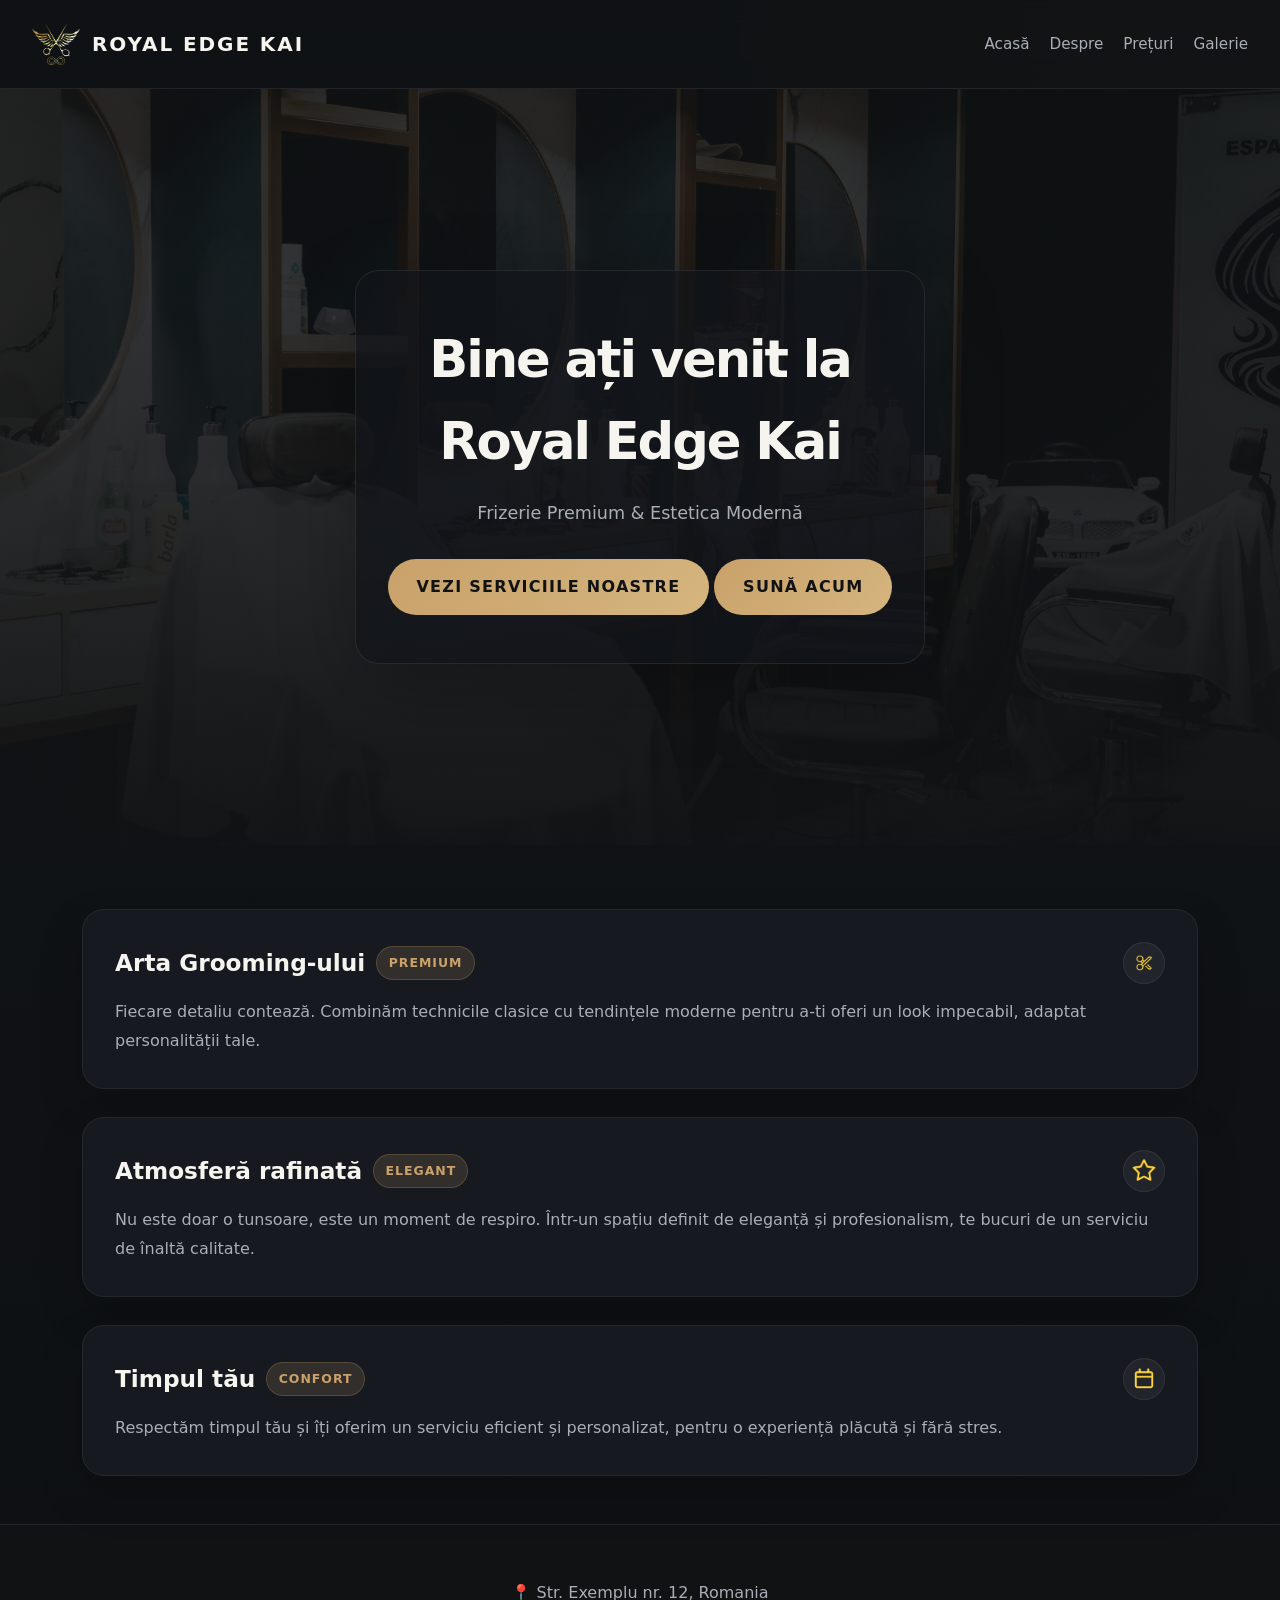
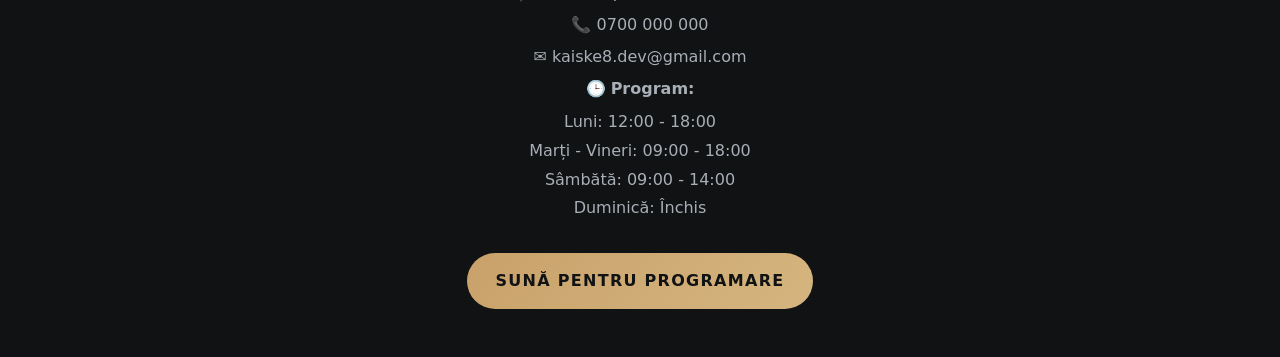
<file: index.html>
<!DOCTYPE html>
<html lang="ro">
<head>
    <meta charset="UTF-8">
    <meta name="viewport" content="width=device-width, initial-scale=1.0">
    <title>Kaiske8 | Royal Edge Kai</title>
    <link rel="icon" href="Assets/Favicon.png" type="image/png">
    <link rel="shortcut icon" href="Assets/Favicon.png" type="image/png">
    <link rel="stylesheet" href="style.css">
</head>
<body>
    <nav class="navbar">
        <div class="logo"><a href="index.html"><img src="Assets/Logo.png" alt="Royal Edge Kai" class="Logo-img"> Royal Edge Kai</a></div>
        <ul class="nav-links">
            <li><a href="index.html">Acasă</a></li>
            <li><a href="despre.html">Despre</a></li>
            <li><a href="preturi.html">Prețuri</a></li>
            <li><a href="galerie.html">Galerie</a></li>
        </ul>
    </nav>

    <header class="hero">
        <div class="hero-content">
            <h1>Bine ați venit la <br>Royal Edge Kai</h1>
            <p>Frizerie Premium & Estetica Modernă</p>
            <a href="#servicii" class="btn">Vezi Serviciile Noastre</a>
            <a href="tel:+40700000000" class="btn">Sună Acum</a>
        </div>
    </header>

    <main>
        <section id="servicii" class="services">
            <div class="card">
                <div class="card-title">
                    <div class="title-group">
                        <h2>Arta Grooming-ului</h2>
                        <span class="pill">Premium</span>
                    </div>
                    <img src="Assets/Scissors.png" alt="Arta Grooming-ului" class="icon">
                </div>
                <p>Fiecare detaliu contează. Combinăm technicile clasice cu tendințele moderne pentru a-ti oferi un look impecabil, adaptat personalității tale.</p>
            </div>
            <div class="card">
                <div class="card-title">
                    <div class="title-group">
                        <h2>Atmosferă rafinată</h2>
                        <span class="pill">Elegant</span>
                    </div>
                    <img src="Assets/Star.png" alt="Atmosferă rafinată" class="icon">
                </div>
                <p>Nu este doar o tunsoare, este un moment de respiro. Într-un spațiu definit de eleganță și profesionalism, te bucuri de un serviciu de înaltă calitate.</p>
            </div>
            <div class="card">
                <div class="card-title">
                    <div class="title-group">
                        <h2>Timpul tău</h2>
                        <span class="pill">Confort</span>
                    </div>
                    <img src="Assets/Calendar.png" alt="Timpul tău" class="icon">
                </div>
                <p>Respectăm timpul tău și îți oferim un serviciu eficient și personalizat, pentru o experiență plăcută și fără stres.</p>
            </div>
        </section>
    </main>
    
   <footer class="site-footer">
    <div class="footer-content">
    <p>📍 Str. Exemplu nr. 12, Romania</p>
    <p>📞 <a href="tel:+40700000000">0700 000 000</a></p>
    <p>✉️ <a href="mailto:kaiske8.dev@gmail.com">kaiske8.dev@gmail.com</a></p>
    <p>🕒 <strong>Program:</strong></p>
<ul class="hours-list">
    <li>Luni: 12:00 - 18:00</li>
    <li>Marți - Vineri: 09:00 - 18:00</li>
    <li>Sâmbătă: 09:00 - 14:00</li>
    <li>Duminică: Închis</li>
</ul>
        <a href="tel:+40700000000" class="btn">Sună pentru programare</a>
    </div>
</footer>
</body>
</html>
</file>
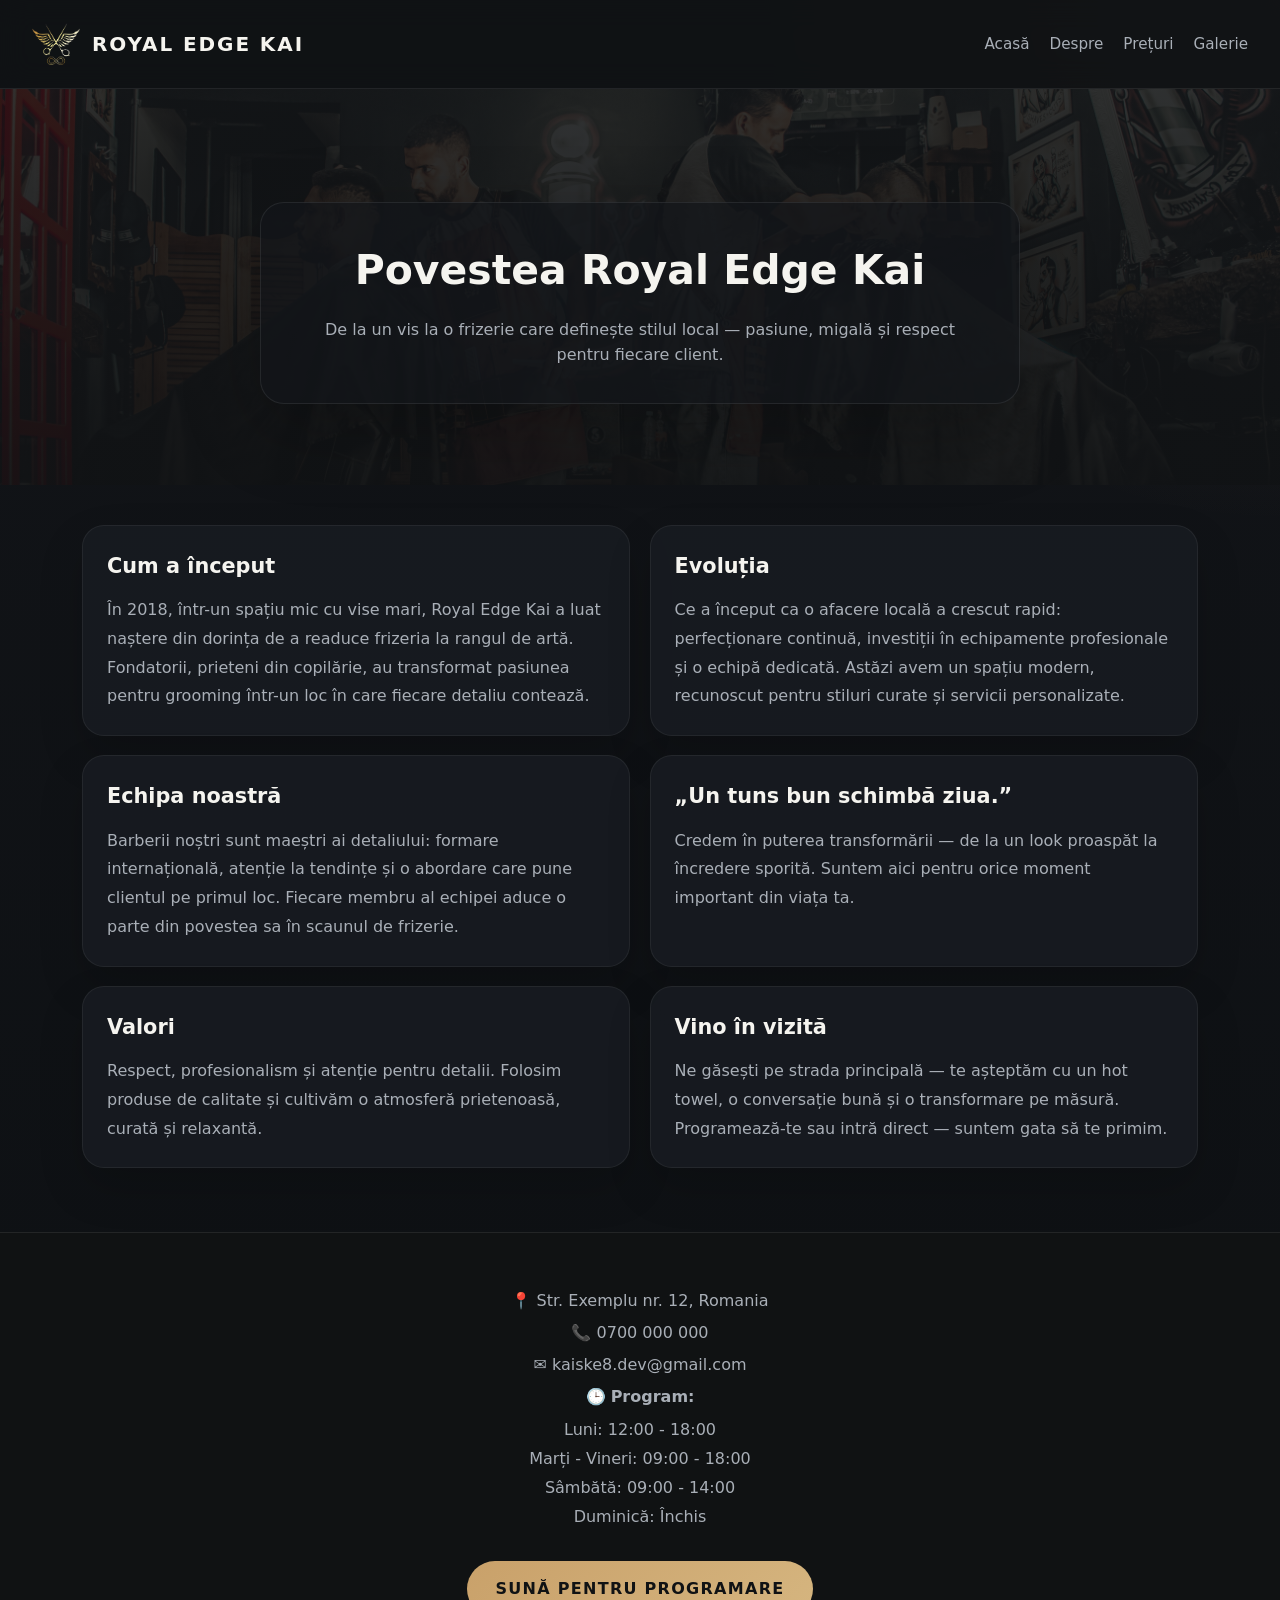
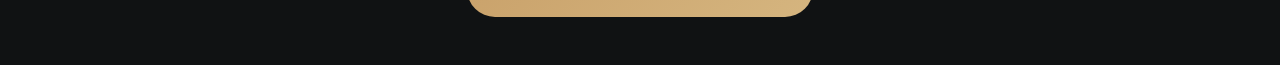
<file: despre.html>
<!DOCTYPE html>
<html lang="ro">
<head>
    <meta charset="UTF-8">
    <meta name="viewport" content="width=device-width, initial-scale=1.0">
    <title>Despre | Royal Edge Kai</title>
    <link rel="icon" href="Assets/Favicon.png" type="image/png">
    <link rel="stylesheet" href="style.css">
</head>
<body>
    <nav class="navbar">
        <div class="logo"><a href="index.html"><img src="Assets/Logo.png" alt="Royal Edge Kai" class="Logo-img"> Royal Edge Kai</a></div>
        <ul class="nav-links">
            <li><a href="index.html">Acasă</a></li>
            <li><a href="despre.html">Despre</a></li>
            <li><a href="preturi.html">Prețuri</a></li>
            <li><a href="galerie.html">Galerie</a></li>
        </ul>
    </nav>

    <header class="page-hero" style="background-image: linear-gradient(180deg, rgba(16,18,20,.86) 0%, rgba(16,18,20,.96) 100%), url('Assets/Despre.jpg');">
        <div class="page-hero-content">
            <h1>Povestea Royal Edge Kai</h1>
            <p>De la un vis la o frizerie care definește stilul local — pasiune, migală și respect pentru fiecare client.</p>
        </div>
    </header>

    <main class="page-main">
        <section class="page-grid">
            <article class="info-card">
                <h2>Cum a început</h2>
                <p>În 2018, într-un spațiu mic cu vise mari, Royal Edge Kai a luat naștere din dorința de a readuce frizeria la rangul de artă. Fondatorii, prieteni din copilărie, au transformat pasiunea pentru grooming într-un loc în care fiecare detaliu contează.</p>
            </article>

            <article class="info-card">
                <h2>Evoluția</h2>
                <p>Ce a început ca o afacere locală a crescut rapid: perfecționare continuă, investiții în echipamente profesionale și o echipă dedicată. Astăzi avem un spațiu modern, recunoscut pentru stiluri curate și servicii personalizate.</p>
            </article>

            <article class="info-card">
                <h2>Echipa noastră</h2>
                <p>Barberii noștri sunt maeștri ai detaliului: formare internațională, atenție la tendințe și o abordare care pune clientul pe primul loc. Fiecare membru al echipei aduce o parte din povestea sa în scaunul de frizerie.</p>
            </article>

            <article class="quote-card">
                <h2>„Un tuns bun schimbă ziua.”</h2>
                <p>Credem în puterea transformării — de la un look proaspăt la încredere sporită. Suntem aici pentru orice moment important din viața ta.</p>
            </article>

            <article class="info-card">
                <h2>Valori</h2>
                <p>Respect, profesionalism și atenție pentru detalii. Folosim produse de calitate și cultivăm o atmosferă prietenoasă, curată și relaxantă.</p>
            </article>

            <article class="info-card">
                <h2>Vino în vizită</h2>
                <p>Ne găsești pe strada principală — te așteptăm cu un hot towel, o conversație bună și o transformare pe măsură. Programează-te sau intră direct — suntem gata să te primim.</p>
            </article>

        </section>
    </main>
    
   <footer class="site-footer">
    <div class="footer-content">
   <p>📍 Str. Exemplu nr. 12, Romania</p>
    <p>📞 <a href="tel:+40700000000">0700 000 000</a></p>
    <p>✉️ <a href="mailto:kaiske8.dev@gmail.com">kaiske8.dev@gmail.com</a></p>
    <p>🕒 <strong>Program:</strong></p>
<ul class="hours-list">
    <li>Luni: 12:00 - 18:00</li>
    <li>Marți - Vineri: 09:00 - 18:00</li>
    <li>Sâmbătă: 09:00 - 14:00</li>
    <li>Duminică: Închis</li>
</ul>
        <a href="tel:+40700000000" class="btn">Sună pentru programare</a>
    </div>
</footer>
</body>
</html>
</file>
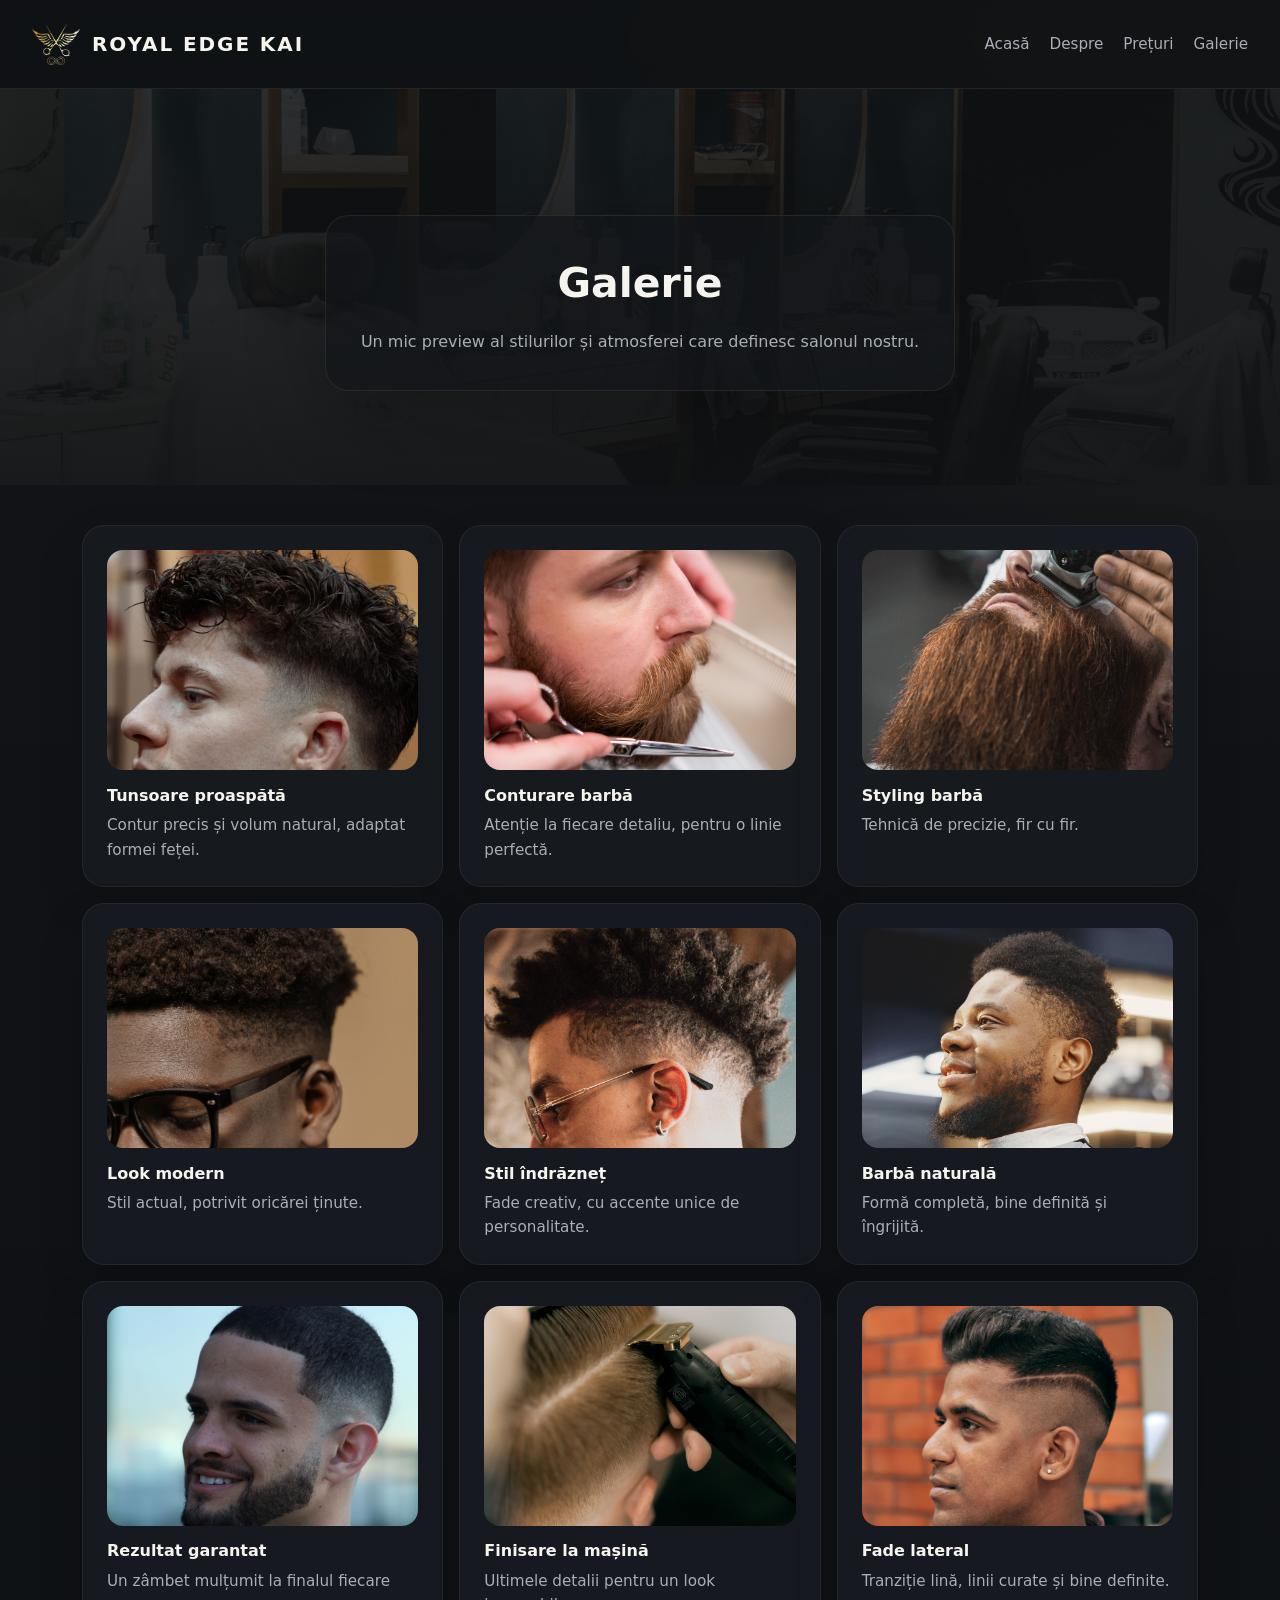
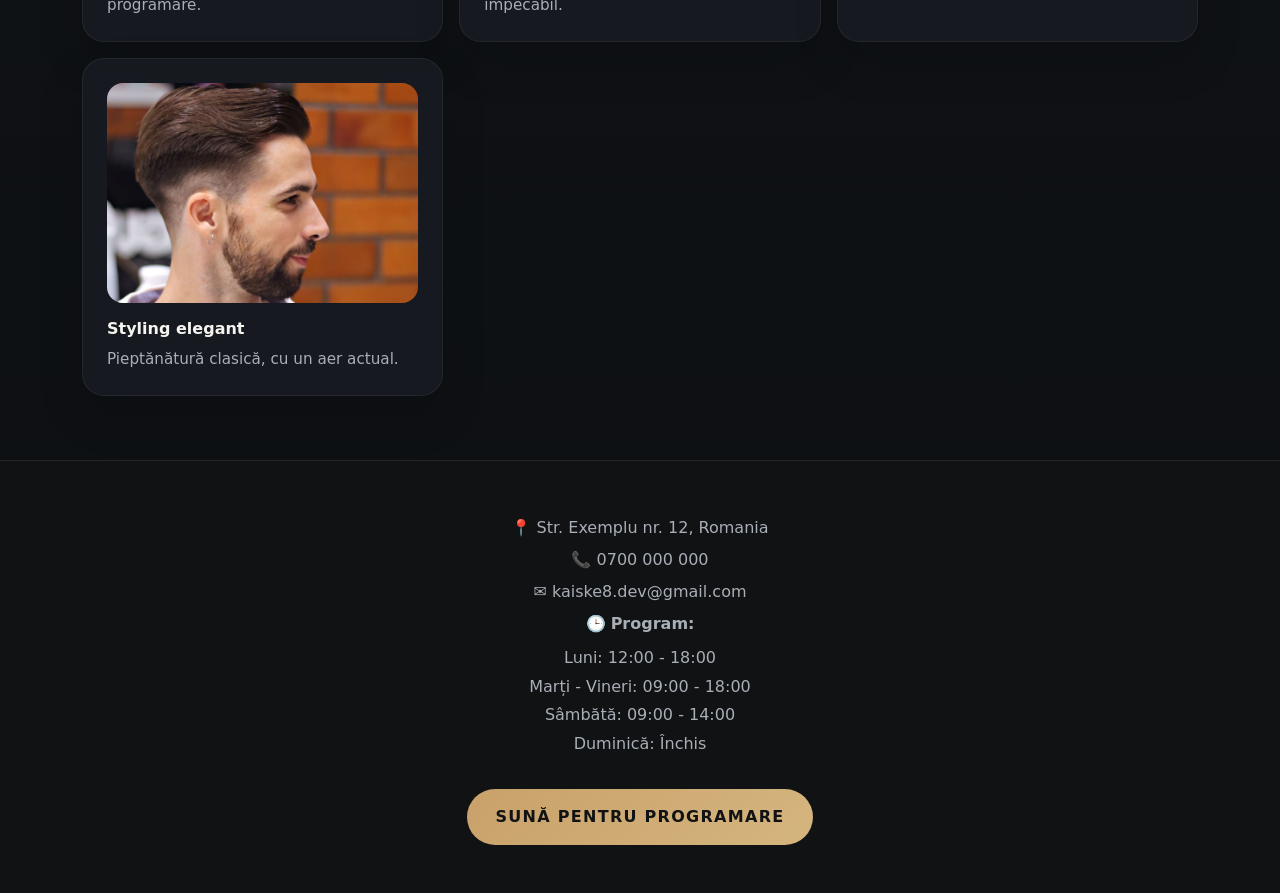
<file: galerie.html>
<!DOCTYPE html>
<html lang="ro">
<head>
    <meta charset="UTF-8">
    <meta name="viewport" content="width=device-width, initial-scale=1.0">
    <title>Galerie | Royal Edge Kai</title>
    <link rel="icon" href="Assets/Favicon.png" type="image/png">
    <link rel="stylesheet" href="style.css">
</head>
<body>
   <nav class="navbar">
        <div class="logo"><a href="index.html"><img src="Assets/Logo.png" alt="Royal Edge Kai" class="Logo-img"> Royal Edge Kai</a></div>
        <ul class="nav-links">
            <li><a href="index.html">Acasă</a></li>
            <li><a href="despre.html">Despre</a></li>
            <li><a href="preturi.html">Prețuri</a></li>
            <li><a href="galerie.html">Galerie</a></li>
        </ul>
    </nav>

    <header class="page-hero" style="background-image: linear-gradient(180deg, rgba(16,18,20,.86) 0%, rgba(16,18,20,.96) 100%), url('Assets/Background.jpg');">
        <div class="page-hero-content">
            <h1>Galerie</h1>
            <p>Un mic preview al stilurilor și atmosferei care definesc salonul nostru.</p>
        </div>
    </header>

    <main class="page-main">
        <section class="gallery-grid">
            <article class="gallery-card">
                <img src="Assets/Galerie1.jpg" alt="Tunsoare proaspătă cu fade">
                <h3>Tunsoare proaspătă</h3>
                <p>Contur precis și volum natural, adaptat formei feței.</p>
            </article>
            <article class="gallery-card">
                <img src="Assets/Galerie2.jpg" alt="Conturare barbă cu foarfeca">
                <h3>Conturare barbă</h3>
                <p>Atenție la fiecare detaliu, pentru o linie perfectă.</p>
            </article>
            <article class="gallery-card">
                <img src="Assets/Galerie3.jpg" alt="Styling barbă în detaliu">
                <h3>Styling barbă</h3>
                <p>Tehnică de precizie, fir cu fir.</p>
            </article>
            <article class="gallery-card">
                <img src="Assets/Galerie4.jpg" alt="Look modern client">
                <h3>Look modern</h3>
                <p>Stil actual, potrivit oricărei ținute.</p>
            </article>
            <article class="gallery-card">
                <img src="Assets/Galerie5.jpg" alt="Stil îndrăzneț cu fade creativ">
                <h3>Stil îndrăzneț</h3>
                <p>Fade creativ, cu accente unice de personalitate.</p>
            </article>
            <article class="gallery-card">
                <img src="Assets/Galerie6.jpg" alt="Barbă naturală bine îngrijită">
                <h3>Barbă naturală</h3>
                <p>Formă completă, bine definită și îngrijită.</p>
            </article>
            <article class="gallery-card">
                <img src="Assets/Galerie7.jpg" alt="Client zâmbitor cu tunsoare și barbă">
                <h3>Rezultat garantat</h3>
                <p>Un zâmbet mulțumit la finalul fiecare programare.</p>
            </article>
            <article class="gallery-card">
                <img src="Assets/Galerie8.jpg" alt="Finisare tunsoare la mașină">
                <h3>Finisare la mașină</h3>
                <p>Ultimele detalii pentru un look impecabil.</p>
            </article>
            <article class="gallery-card">
                <img src="Assets/Galerie9.jpg" alt="Fade lateral cu linii clare">
                <h3>Fade lateral</h3>
                <p>Tranziție lină, linii curate și bine definite.</p>
            </article>
            <article class="gallery-card">
                <img src="Assets/Galerie10.jpg" alt="Styling elegant clasic">
                <h3>Styling elegant</h3>
                <p>Pieptănătură clasică, cu un aer actual.</p>
            </article>
        </section>
    </main>
    
   <footer class="site-footer">
    <div class="footer-content">
    <p>📍 Str. Exemplu nr. 12, Romania</p>
    <p>📞 <a href="tel:+40700000000">0700 000 000</a></p>
    <p>✉️ <a href="mailto:kaiske8.dev@gmail.com">kaiske8.dev@gmail.com</a></p>
    <p>🕒 <strong>Program:</strong></p>
<ul class="hours-list">
    <li>Luni: 12:00 - 18:00</li>
    <li>Marți - Vineri: 09:00 - 18:00</li>
    <li>Sâmbătă: 09:00 - 14:00</li>
    <li>Duminică: Închis</li>
</ul>
        <a href="tel:+40700000000" class="btn">Sună pentru programare</a>
    </div>
</footer>
</body>
</html>
</file>
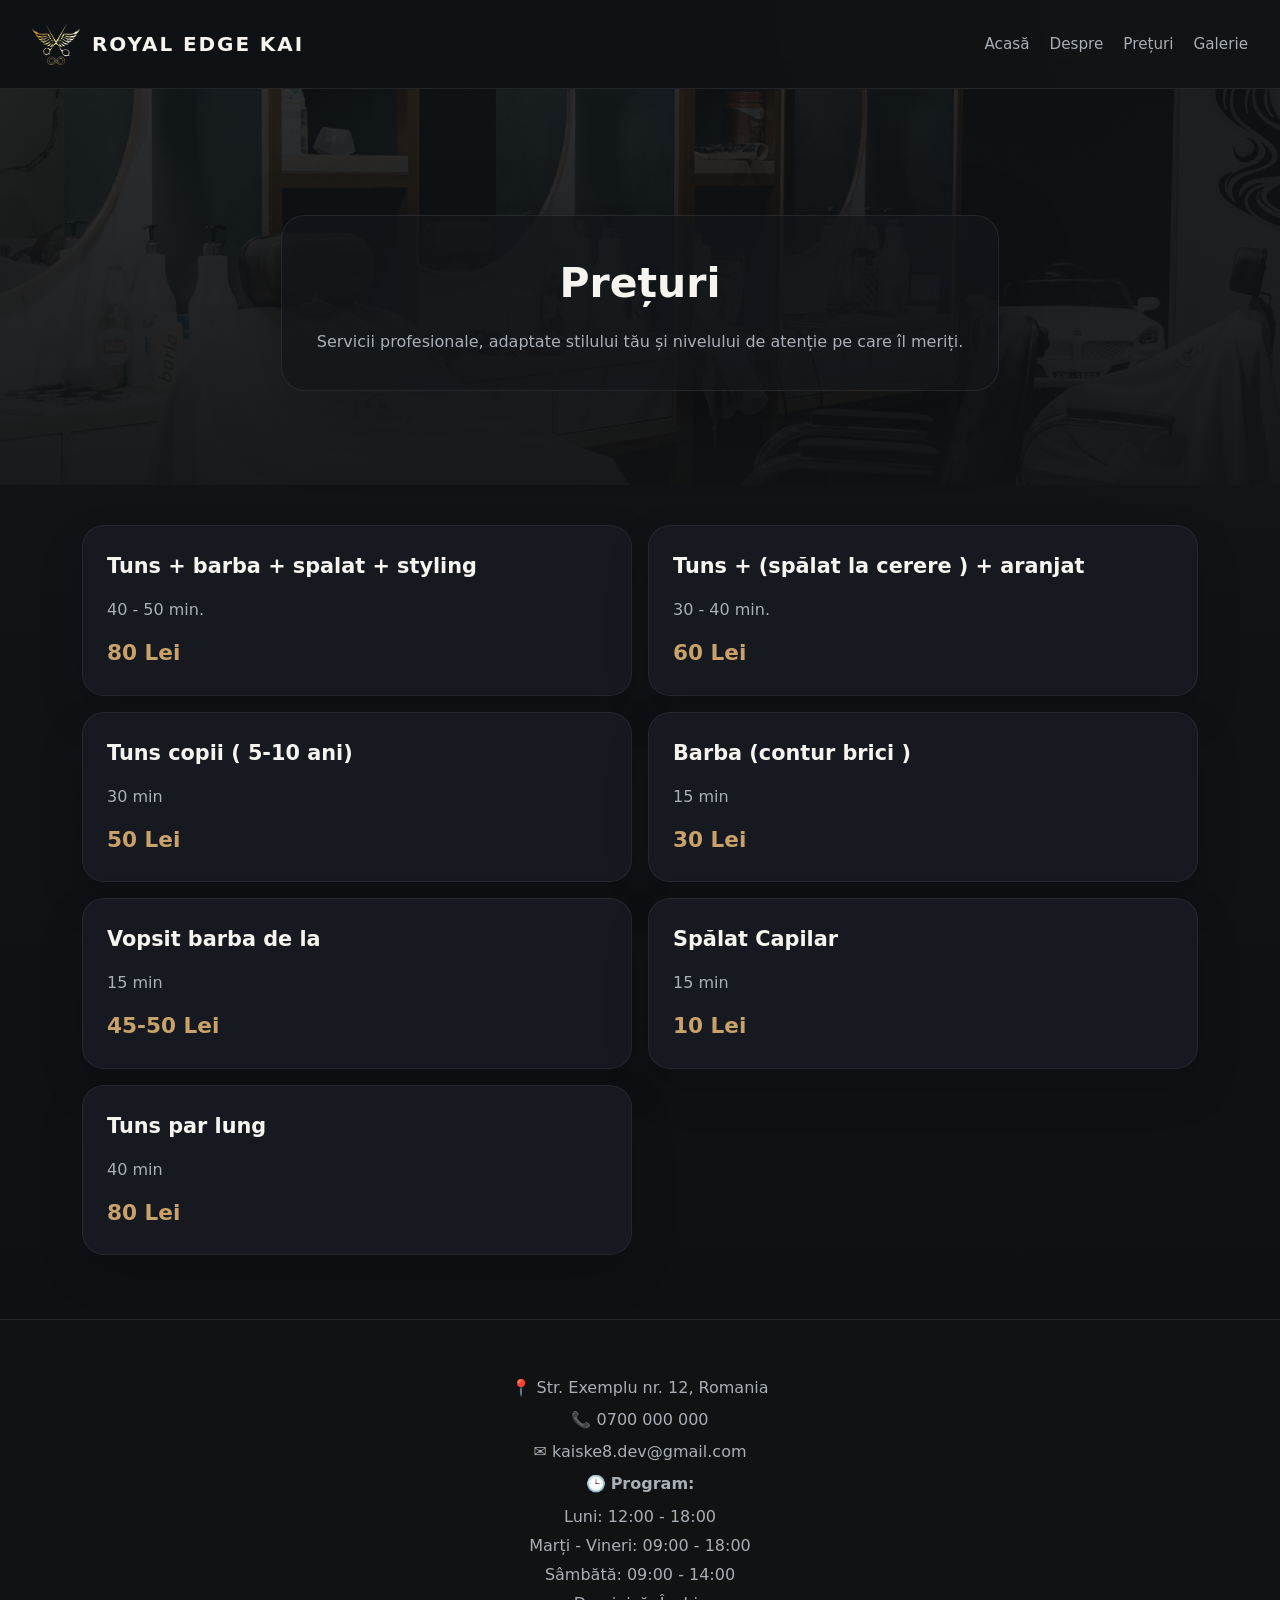
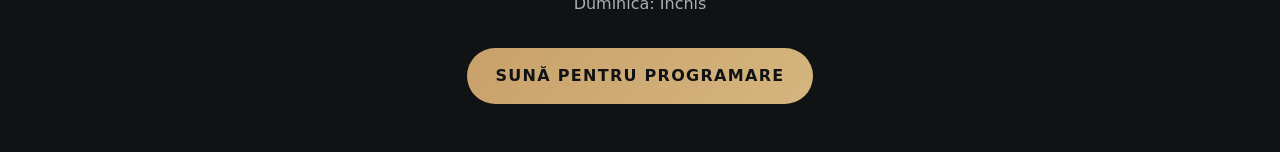
<file: preturi.html>
<!DOCTYPE html>
<html lang="ro">
<head>
    <meta charset="UTF-8">
    <meta name="viewport" content="width=device-width, initial-scale=1.0">
    <title>Prețuri | Royal Edge Kai</title>
    <link rel="icon" href="Assets/Favicon.png" type="image/png">
    <link rel="stylesheet" href="style.css">
</head>
<body>
   <nav class="navbar">
        <div class="logo"><a href="index.html"><img src="Assets/Logo.png" alt="Royal Edge Kai" class="Logo-img"> Royal Edge Kai</a></div>
        <ul class="nav-links">
            <li><a href="index.html">Acasă</a></li>
            <li><a href="despre.html">Despre</a></li>
            <li><a href="preturi.html">Prețuri</a></li>
            <li><a href="galerie.html">Galerie</a></li>
        </ul>
    </nav>

    <header class="page-hero">
        <div class="page-hero-content">
            <h1>Prețuri</h1>
            <p>Servicii profesionale, adaptate stilului tău și nivelului de atenție pe care îl meriți.</p>
        </div>
    </header>

    <main class="page-main">
        <section class="price-list">
            <article class="price-card">
                <h2>Tuns + barba + spalat + styling</h2>
                <p>40 - 50 min.</p>
                <div class="price">80 Lei</div>
            </article>
            <article class="price-card">
                <h2>Tuns + (spălat la cerere ) + aranjat</h2>
                <p>30 - 40 min.</p>
                <div class="price">60 Lei</div>
            </article>
            <article class="price-card">
                <h2>Tuns copii ( 5-10 ani)</h2>
                <p>30 min</p>
                <div class="price">50 Lei</div>
            </article>
            <article class="price-card">
                <h2>Barba (contur brici )</h2>
                <p>15 min</p>
                <div class="price">30 Lei</div>
            </article>
            <article class="price-card">
                <h2>Vopsit barba de la</h2>
                <p>15 min</p>
                <div class="price">45-50 Lei</div>
            </article>
            <article class="price-card">
                <h2>Spălat Capilar</h2>
                <p>15 min</p>
                <div class="price">10 Lei</div>
            </article>
            <article class="price-card">
                <h2>Tuns par lung</h2>
                <p>40 min</p>
                <div class="price">80 Lei</div>
            </article>
        </section>
    </main>
   <footer class="site-footer">
    <div class="footer-content">
    <p>📍 Str. Exemplu nr. 12, Romania</p>
    <p>📞 <a href="tel:+40700000000">0700 000 000</a></p>
    <p>✉️ <a href="mailto:kaiske8.dev@gmail.com">kaiske8.dev@gmail.com</a></p>
    <p>🕒 <strong>Program:</strong></p>
<ul class="hours-list">
    <li>Luni: 12:00 - 18:00</li>
    <li>Marți - Vineri: 09:00 - 18:00</li>
    <li>Sâmbătă: 09:00 - 14:00</li>
    <li>Duminică: Închis</li>
</ul>
        <a href="tel:+40700000000" class="btn">Sună pentru programare</a>
    </div>
</footer>
</body>
</html>
</file>
<file: style.css>
:root {
    color-scheme: dark;
    --bg: #101214;
    --surface: #1f242b;
    --surface-2: #2f343d;
    --text: #f5f4ef;
    --muted: #a9afb7;
    --accent: #c9a16a;
    --accent-strong: #d5b57f;
    --border: rgba(255,255,255,0.08);
    --shadow: 0 24px 80px rgba(0,0,0,0.24);
}

* {
    box-sizing: border-box;
}

html, body {
    margin: 0;
    min-height: 100%;
}

body {
    font-family: Inter, system-ui, sans-serif;
    background: radial-gradient(circle at top right, rgba(201,161,106,.12), transparent 25%),
                linear-gradient(180deg, #121418 0%, #0d1013 100%);
    color: var(--text);
    line-height: 1.6;
}

img {
    max-width: 100%;
    display: block;
}

a {
    color: inherit;
    text-decoration: none;
}

.navbar {
    display: flex;
    align-items: center;
    justify-content: space-between;
    gap: 1.5rem;
    padding: 1.25rem 2rem;
    background: rgba(16,18,20,.9);
    position: sticky;
    top: 0;
    z-index: 10;
    border-bottom: 1px solid var(--border);
    backdrop-filter: blur(14px);
}
.Logo-img {
    width: 48px;
    height: 48px;
    object-fit: contain;
}

.logo a,
.logo {
    display: flex;
    align-items: center;
    gap: 12px;
    font-size: 1.25rem;
    font-weight: 700;
    letter-spacing: 0.12rem;
    text-transform: uppercase;
    color: var(--text);
}

.nav-links {
    display: flex;
    gap: 1.25rem;
    list-style: none;
    margin: 0;
    padding: 0;
}

.nav-links a {
    color: var(--muted);
    font-size: 0.95rem;
    transition: color .2s ease;
}

.nav-links a:hover {
    color: var(--accent);
    transform: translateY(-2px);
}

.nav-links a {
    display: inline-block;
    transition: color .2s ease, transform .2s ease;
}

.hero {
    min-height: 84vh;
    display: grid;
    place-items: center;
    padding: 3rem 2rem;
    text-align: center;
    background: linear-gradient(180deg, rgba(16,18,20,.84) 28%, rgba(16,18,20,.98) 100%),
                url('Assets/Background.jpg') center/cover no-repeat;
}

.hero-content {
    max-width: 720px;
    margin: 0 auto;
    padding: 3rem 2rem;
    border: 1px solid rgba(255,255,255,0.08);
    border-radius: 24px;
    background: rgba(18,21,26,.75);
    box-shadow: var(--shadow);
}

.hero h1 {
    font-size: clamp(2.6rem, 4vw, 4.5rem);
    margin: 0 0 1rem;
    letter-spacing: -0.04em;
}

.hero p {
    font-size: 1.1rem;
    color: var(--muted);
    margin: 0 0 2rem;
}

.btn {
    display: inline-flex;
    align-items: center;
    justify-content: center;
    gap: 0.5rem;
    padding: 0.95rem 1.8rem;
    border-radius: 999px;
    background: linear-gradient(135deg, var(--accent), var(--accent-strong));
    color: #101214;
    font-weight: 700;
    text-transform: uppercase;
    letter-spacing: 0.08em;
    transition: transform .2s ease, box-shadow .2s ease;
}

.btn:hover {
    transform: translateY(-2px);
    box-shadow: 0 18px 40px rgba(201,161,106,.28);
}

main {
    padding: 4rem 2rem 3rem;
    max-width: 1180px;
    margin: 0 auto;
}

.services {
    display: grid;
    gap: 1.75rem;
}

.services .card {
    background: rgba(25,28,34,.84);
    border: 1px solid rgba(255,255,255,0.06);
    border-radius: 22px;
    padding: 2rem;
    box-shadow: 0 20px 45px rgba(0,0,0,0.18);
    transition: transform .25s ease, border-color .25s ease, box-shadow .25s ease;
}

.services .card:hover {
    transform: translateY(-6px);
    border-color: rgba(201,161,106,.35);
    box-shadow: 0 24px 55px rgba(0,0,0,0.28);
}

.services h2 {
    font-size: 1.45rem;
    margin: 0;
}

.card-title {
    display: flex;
    align-items: center;
    justify-content: space-between;
    gap: 1rem;
    margin-bottom: 0.9rem;
}

.title-group {
    display: flex;
    align-items: center;
    gap: 0.7rem;
    flex-wrap: wrap;
}

.pill {
    display: inline-flex;
    align-items: center;
    padding: 0.35rem 0.7rem;
    border-radius: 999px;
    background: rgba(201,161,106,.16);
    color: var(--accent);
    border: 1px solid rgba(201,161,106,.24);
    font-size: 0.78rem;
    font-weight: 700;
    letter-spacing: 0.08em;
    text-transform: uppercase;
}

.icon {
    width: 42px;
    height: 42px;
    object-fit: contain;
    padding: 0.45rem;
    border-radius: 50%;
    background: rgba(255,255,255,.05);
    border: 1px solid rgba(255,255,255,.08);
    display: block;
    transition: transform .25s ease, background .25s ease, border-color .25s ease;
}

.card:hover .icon {
    transform: rotate(8deg) scale(1.06);
    background: rgba(201,161,106,.16);
    border-color: rgba(201,161,106,.35);
}

.card p {
    margin: 0;
    color: var(--muted);
    line-height: 1.8;
}

.page-hero {
    min-height: 44vh;
    display: grid;
    place-items: center;
    padding: 4rem 2rem 2rem;
    text-align: center;
    background: linear-gradient(180deg, rgba(16,18,20,.86) 0%, rgba(16,18,20,.96) 100%),
                url('Assets/Background.jpg') center/cover no-repeat;
}

.page-hero-content {
    max-width: 760px;
    padding: 2.2rem;
    border-radius: 24px;
    background: rgba(18,21,26,.72);
    border: 1px solid rgba(255,255,255,.08);
    box-shadow: var(--shadow);
}

.page-hero-content h1 {
    margin: 0 0 0.8rem;
    font-size: clamp(2rem, 3.2vw, 2.8rem);
}

.page-hero-content p {
    margin: 0;
    color: var(--muted);
}

.page-main {
    max-width: 1180px;
    margin: 0 auto;
    padding: 2.5rem 2rem 4rem;
}

.page-grid {
    display: grid;
    gap: 1.2rem;
    grid-template-columns: repeat(2, minmax(0, 1fr));
}

.info-card,
.price-card,
.gallery-card,
.quote-card {
    background: rgba(25,28,34,.84);
    border: 1px solid rgba(255,255,255,.06);
    border-radius: 22px;
    padding: 1.5rem;
    box-shadow: 0 20px 45px rgba(0,0,0,.16);
    transition: transform .25s ease, border-color .25s ease, box-shadow .25s ease;
}

.info-card:hover,
.price-card:hover,
.gallery-card:hover,
.quote-card:hover {
    transform: translateY(-5px);
    border-color: rgba(201,161,106,.28);
    box-shadow: 0 24px 50px rgba(0,0,0,.24);
}

.info-card h2,
.price-card h2,
.quote-card h2 {
    margin-top: 0;
    margin-bottom: 0.8rem;
    font-size: 1.3rem;
}

.info-card p,
.price-card p,
.quote-card p {
    margin: 0;
    color: var(--muted);
    line-height: 1.8;
}

.price-list {
    display: grid;
    gap: 1rem;
    grid-template-columns: repeat(2, minmax(0, 1fr));
}

.price-card .price {
    font-size: 1.35rem;
    font-weight: 700;
    color: var(--accent);
    margin-top: 0.7rem;
}

.gallery-grid {
    display: grid;
    gap: 1rem;
    grid-template-columns: repeat(3, minmax(0, 1fr));
}

.gallery-card img {
    width: 100%;
    height: 220px;
    object-fit: cover;
    border-radius: 16px;
    margin-bottom: 0.8rem;
    transition: transform .25s ease, filter .25s ease;
}

.gallery-card:hover img {
    transform: scale(1.03);
    filter: brightness(1.08);
}

.gallery-card h3 {
    margin: 0 0 0.3rem;
    font-size: 1rem;
}

.gallery-card p {
    margin: 0;
    color: var(--muted);
    font-size: 0.95rem;
}

@media (max-width: 820px) {
    .navbar {
        flex-wrap: wrap;
        justify-content: center;
    }

    .nav-links {
        justify-content: center;
        flex-wrap: wrap;
    }

    .hero {
        min-height: 72vh;
    }
}

@media (max-width: 580px) {
    .hero-content {
        padding: 2rem;
    }

    .services {
        gap: 1rem;
    }

    .page-grid,
    .price-list,
    .gallery-grid {
        grid-template-columns: 1fr;
    }
}
.site-footer {
    background: rgba(16,18,20,.95);
    border-top: 1px solid var(--border);
    padding: 3rem 2rem;
    text-align: center;
}

.footer-content {
    max-width: 600px;
    margin: 0 auto;
}

.footer-content h2 {
    margin: 0 0 1rem;
    font-size: 1.6rem;
}

.footer-content p {
    color: var(--muted);
    margin: 0.4rem 0;
}

.footer-content .btn {
    margin-top: 1.5rem;
}
.hours-list {
    list-style: none;
    padding: 0;
    margin: 0.5rem 0;
    color: var(--muted);
}

.hours-list li {
    margin: 0.2rem 0;
}
</file>
